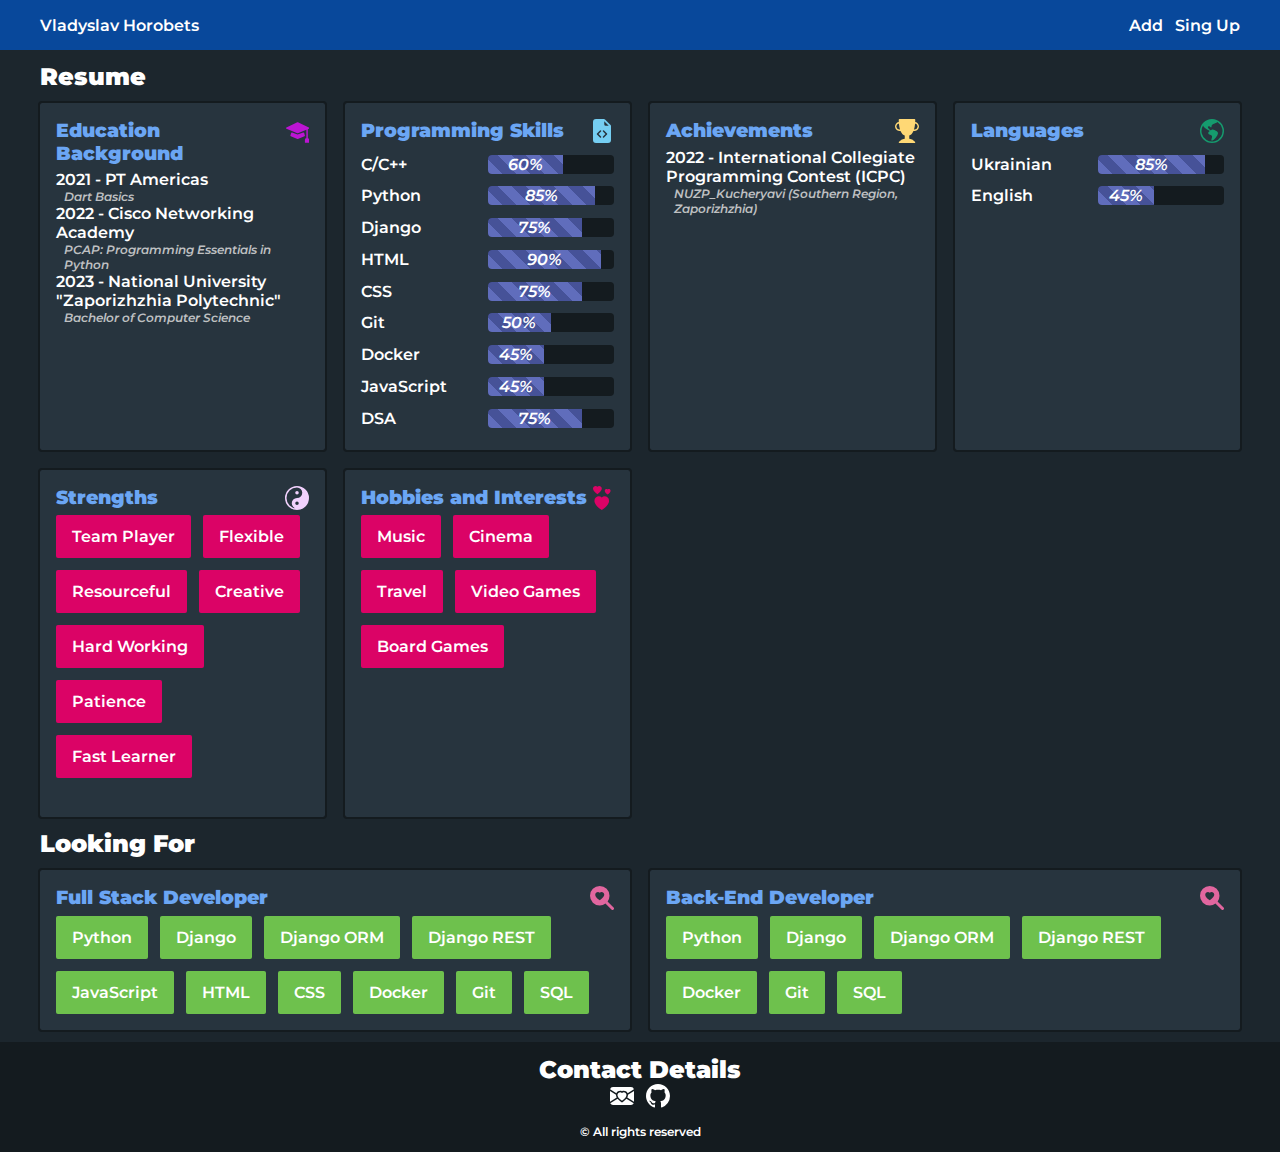
<file: index.html>
<!DOCTYPE html>
<html lang="en-US">
    <head>
        <meta charset="utf-8">
        <meta name="viewport" content="width=device-width, initial-scale=1.0">
        <meta name="author" content="Vladyslav Horobets">
        <meta name="description" content="My personal resume website">
        <meta name="keywords" content="Resume, C, C++, Python, Django, MVC, MVT, HTML, CSS, JavaScript, Flexbox, Grid, Docker, Git, DSA">
        <meta name="theme-color" content="#08489b">
        <title>Resume - Vladyslav Horobets</title>
        <link rel="stylesheet" type="text/css" href="static/css/base.css">
        <link rel="stylesheet" type="text/css" href="static/css/style.css">
    </head>
    <body class="page">
        <div class="page__wrapper">
            <header class="page__header header">
                <div class="header__container">
                    <a class="header__brand" href="index.html">Vladyslav Horobets</a>
                    <nav class="header__navbar navbar">
                        <ul class="navbar__list">
                            <li class="navbar__item">
                                <a class="navbar__link" href="403.html">Add</a>
                            </li>
                            <li class="navbar__item">
                                <a class="navbar__link" href="403.html">Sing Up</a>
                            </li>
                        </ul>
                    </nav>
                    <button type="button" class="header__hamburger hamburger">
                        <span class="hamburger__line"></span>
                        <span class="hamburger__line"></span>
                        <span class="hamburger__line"></span>
                    </button>
                </div>
            </header>
            <main class="page__main main">
                <div class="main__container">
                    <section class="main__resume resume">
                        <h2 class="resume__title">Resume</h2>
                        <div class="resume__container">
                            <article class="resume__card card card--red-hover">
                                <header class="card__header">
                                    <h3 class="card__title">Education Background</h3>
                                    <svg xmlns="http://www.w3.org/2000/svg" width="24" height="24" fill="#bc15d3" class="bi bi-mortarboard-fill" viewBox="0 0 16 16">
                                        <path d="M8.211 2.047a.5.5 0 0 0-.422 0l-7.5 3.5a.5.5 0 0 0 .025.917l7.5 3a.5.5 0 0 0 .372 0L14 7.14V13a1 1 0 0 0-1 1v2h3v-2a1 1 0 0 0-1-1V6.739l.686-.275a.5.5 0 0 0 .025-.917l-7.5-3.5Z"/>
                                        <path d="M4.176 9.032a.5.5 0 0 0-.656.327l-.5 1.7a.5.5 0 0 0 .294.605l4.5 1.8a.5.5 0 0 0 .372 0l4.5-1.8a.5.5 0 0 0 .294-.605l-.5-1.7a.5.5 0 0 0-.656-.327L8 10.466 4.176 9.032Z"/>
                                    </svg>
                                </header>
                                <div class="card__body">
                                    <dl class="card__description-list description-list">
                                        <dt class="description-list__term">2021 - PT Americas</dt>
                                        <dd class="description-list__data">Dart Basics</dd>
                                        <dt class="description-list__term">2022 - Cisco Networking Academy</dt>
                                        <dd class="description-list__data">PCAP: Programming Essentials in Python</dd>
                                        <dt class="description-list__term">2023 - National University "Zaporizhzhia Polytechnic"</dt>
                                        <dd class="description-list__data">Bachelor of Computer Science</dd>
                                    </dl>
                                </div>
                            </article>
                            <article class="resume__card card card--red-hover">
                                <header class="card__header">
                                    <h3 class="card__title">Programming Skills</h3>
                                    <svg xmlns="http://www.w3.org/2000/svg" width="24" height="24" fill="#75cef2" class="bi bi-file-earmark-code-fill" viewBox="0 0 16 16">
                                        <path d="M9.293 0H4a2 2 0 0 0-2 2v12a2 2 0 0 0 2 2h8a2 2 0 0 0 2-2V4.707A1 1 0 0 0 13.707 4L10 .293A1 1 0 0 0 9.293 0zM9.5 3.5v-2l3 3h-2a1 1 0 0 1-1-1zM6.646 7.646a.5.5 0 1 1 .708.708L5.707 10l1.647 1.646a.5.5 0 0 1-.708.708l-2-2a.5.5 0 0 1 0-.708l2-2zm2.708 0 2 2a.5.5 0 0 1 0 .708l-2 2a.5.5 0 0 1-.708-.708L10.293 10 8.646 8.354a.5.5 0 1 1 .708-.708z"/>
                                    </svg>
                                </header>
                                <div class="card__body">
                                    <ul class="card__list">
                                        <li class="card__item">
                                            <p class="card__text">C/C++</p>
                                            <div class="card__progress progress">
                                                <div role="progressbar" class="progress__line" style="width: 60%;">60%</div>
                                            </div>
                                        </li>
                                        <li class="card__item">
                                            <p class="card__text">Python</p>
                                            <div class="card__progress progress">
                                                <div role="progressbar" class="progress__line" style="width: 85%;">85%</div>
                                            </div>
                                        </li>
                                        <li class="card__item">
                                            <p class="card__text">Django</p>
                                            <div class="card__progress progress">
                                                <div role="progressbar" class="progress__line" style="width: 75%;">75%</div>
                                            </div>
                                        </li>
                                        <li class="card__item">
                                            <p class="card__text">HTML</p>
                                            <div class="card__progress progress">
                                                <div role="progressbar" class="progress__line" style="width: 90%;">90%</div>
                                            </div>
                                        </li>
                                        <li class="card__item">
                                            <p class="card__text">CSS</p>
                                            <div class="card__progress progress">
                                                <div role="progressbar" class="progress__line" style="width: 75%;">75%</div>
                                            </div>
                                        </li>
                                        <li class="card__item">
                                            <p class="card__text">Git</p>
                                            <div class="card__progress progress">
                                                <div role="progressbar" class="progress__line" style="width: 50%;">50%</div>
                                            </div>
                                        </li>
                                        <li class="card__item">
                                            <p class="card__text">Docker</p>
                                            <div class="card__progress progress">
                                                <div role="progressbar" class="progress__line" style="width: 45%;">45%</div>
                                            </div>
                                        </li>
                                        <li class="card__item">
                                            <p class="card__text">JavaScript</p>
                                            <div class="card__progress progress">
                                                <div role="progressbar" class="progress__line" style="width: 45%;">45%</div>
                                            </div>
                                        </li>
                                        <li class="card__item">
                                            <p class="card__text">DSA</p>
                                            <div class="card__progress progress">
                                                <div role="progressbar" class="progress__line" style="width: 75%;">75%</div>
                                            </div>
                                        </li>
                                    </ul>
                                </div>
                            </article>
                            <article class="resume__card card card--red-hover">
                                <header class="card__header">
                                    <h3 class="card__title">Achievements</h3>
                                    <svg xmlns="http://www.w3.org/2000/svg" width="24" height="24" fill="#ffd875" class="bi bi-trophy-fill" viewBox="0 0 16 16">
                                        <path d="M2.5.5A.5.5 0 0 1 3 0h10a.5.5 0 0 1 .5.5c0 .538-.012 1.05-.034 1.536a3 3 0 1 1-1.133 5.89c-.79 1.865-1.878 2.777-2.833 3.011v2.173l1.425.356c.194.048.377.135.537.255L13.3 15.1a.5.5 0 0 1-.3.9H3a.5.5 0 0 1-.3-.9l1.838-1.379c.16-.12.343-.207.537-.255L6.5 13.11v-2.173c-.955-.234-2.043-1.146-2.833-3.012a3 3 0 1 1-1.132-5.89A33.076 33.076 0 0 1 2.5.5zm.099 2.54a2 2 0 0 0 .72 3.935c-.333-1.05-.588-2.346-.72-3.935zm10.083 3.935a2 2 0 0 0 .72-3.935c-.133 1.59-.388 2.885-.72 3.935z"/>
                                    </svg>
                                </header>
                                <div class="card__body">
                                    <dl class="card__description-list description-list">
                                        <dt class="description-list__term">2022 - International Collegiate Programming Contest (ICPC)</dt>
                                        <dd class="description-list__data">NUZP_Kucheryavi (Southern Region, Zaporizhzhia)</dd>
                                    </dl>
                                </div>
                            </article>
                            <article class="resume__card card card--red-hover">
                                <header class="card__header">
                                    <h3 class="card__title">Languages</h3>
                                    <svg xmlns="http://www.w3.org/2000/svg" width="24" height="24" fill="#159b6e" class="bi bi-globe-americas" viewBox="0 0 16 16">
                                        <path d="M8 0a8 8 0 1 0 0 16A8 8 0 0 0 8 0ZM2.04 4.326c.325 1.329 2.532 2.54 3.717 3.19.48.263.793.434.743.484-.08.08-.162.158-.242.234-.416.396-.787.749-.758 1.266.035.634.618.824 1.214 1.017.577.188 1.168.38 1.286.983.082.417-.075.988-.22 1.52-.215.782-.406 1.48.22 1.48 1.5-.5 3.798-3.186 4-5 .138-1.243-2-2-3.5-2.5-.478-.16-.755.081-.99.284-.172.15-.322.279-.51.216-.445-.148-2.5-2-1.5-2.5.78-.39.952-.171 1.227.182.078.099.163.208.273.318.609.304.662-.132.723-.633.039-.322.081-.671.277-.867.434-.434 1.265-.791 2.028-1.12.712-.306 1.365-.587 1.579-.88A7 7 0 1 1 2.04 4.327Z"/>
                                    </svg>
                                </header>
                                <div class="card__body">
                                    <ul class="card__list">
                                        <li class="card__item">
                                            <p class="card__text">Ukrainian</p>
                                            <div class="card__progress progress">
                                                <div role="progressbar" class="progress__line" style="width: 85%;">85%</div>
                                            </div>
                                        </li>
                                        <li class="card__item">
                                            <p class="card__text">English</p>
                                            <div class="card__progress progress">
                                                <div role="progressbar" class="progress__line" style="width: 45%;">45%</div>
                                            </div>
                                        </li>
                                    </ul>
                                </div>
                            </article>
                            <article class="resume__card card card--red-hover">
                                <header class="card__header">
                                    <h3 class="card__title">Strengths</h3>
                                    <svg xmlns="http://www.w3.org/2000/svg" width="24" height="24" fill="#f1d1fd" class="bi bi-yin-yang" viewBox="0 0 16 16">
                                        <path d="M9.167 4.5a1.167 1.167 0 1 1-2.334 0 1.167 1.167 0 0 1 2.334 0Z"/>
                                        <path d="M8 0a8 8 0 1 0 0 16A8 8 0 0 0 8 0ZM1 8a7 7 0 0 1 7-7 3.5 3.5 0 1 1 0 7 3.5 3.5 0 1 0 0 7 7 7 0 0 1-7-7Zm7 4.667a1.167 1.167 0 1 1 0-2.334 1.167 1.167 0 0 1 0 2.334Z"/>
                                    </svg>
                                </header>
                                <div class="card__body">
                                    <div class="card__container">
                                        <div class="card__tag card__tag--red">Team Player</div>
                                        <div class="card__tag card__tag--red">Flexible</div>
                                        <div class="card__tag card__tag--red">Resourceful</div>
                                        <div class="card__tag card__tag--red">Creative</div>
                                        <div class="card__tag card__tag--red">Hard Working</div>
                                        <div class="card__tag card__tag--red">Patience</div>
                                        <div class="card__tag card__tag--red">Fast Learner</div>
                                    </div>
                                </div>
                            </article>
                            <article class="resume__card card card--red-hover">
                                <header class="card__header">
                                    <h3 class="card__title">Hobbies and Interests</h3>
                                    <svg xmlns="http://www.w3.org/2000/svg" width="24" height="24" fill="#db0366" class="bi bi-hearts" viewBox="0 0 16 16">
                                        <path fill-rule="evenodd" d="M4.931.481c1.627-1.671 5.692 1.254 0 5.015-5.692-3.76-1.626-6.686 0-5.015Zm6.84 1.794c1.084-1.114 3.795.836 0 3.343-3.795-2.507-1.084-4.457 0-3.343ZM7.84 7.642c2.71-2.786 9.486 2.09 0 8.358-9.487-6.268-2.71-11.144 0-8.358Z"/>
                                    </svg>
                                </header>
                                <div class="card__body">
                                    <div class="card__container">
                                        <div class="card__tag card__tag--red">Music</div>
                                        <div class="card__tag card__tag--red">Cinema</div>
                                        <div class="card__tag card__tag--red">Travel</div>
                                        <div class="card__tag card__tag--red">Video Games</div>
                                        <div class="card__tag card__tag--red">Board Games</div>
                                    </div>
                                </div>
                            </article>
                        </div>
                    </section>
                    <section class="main__advert advert">
                        <h2 class="advert__title">Looking For</h2>
                        <div class="advert__container">
                            <article class="advert__card card card--green-hover">
                                <header class="card__header">
                                    <h3 class="card__title">Full Stack Developer</h3>
                                    <svg xmlns="http://www.w3.org/2000/svg" width="24" height="24" fill="#e1669f" class="bi bi-search-heart-fill" viewBox="0 0 16 16">
                                        <path d="M6.5 13a6.474 6.474 0 0 0 3.845-1.258h-.001c.03.04.062.078.098.115l3.85 3.85a1 1 0 0 0 1.415-1.414l-3.85-3.85a1.008 1.008 0 0 0-.115-.1A6.471 6.471 0 0 0 13 6.5 6.502 6.502 0 0 0 6.5 0a6.5 6.5 0 1 0 0 13Zm0-8.518c1.664-1.673 5.825 1.254 0 5.018-5.825-3.764-1.664-6.69 0-5.018Z"/>
                                    </svg>
                                </header>
                                <div class="card__body">
                                    <div class="card__container">
                                        <div class="card__tag card__tag--green">Python</div>
                                        <div class="card__tag card__tag--green">Django</div>
                                        <div class="card__tag card__tag--green">Django ORM</div>
                                        <div class="card__tag card__tag--green">Django REST</div>
                                        <div class="card__tag card__tag--green">JavaScript</div>
                                        <div class="card__tag card__tag--green">HTML</div>
                                        <div class="card__tag card__tag--green">CSS</div>
                                        <div class="card__tag card__tag--green">Docker</div>
                                        <div class="card__tag card__tag--green">Git</div>
                                        <div class="card__tag card__tag--green">SQL</div>
                                    </div>
                                </div>
                            </article>
                            <article class="advert__card card card--green-hover">
                                <header class="card__header">
                                    <h3 class="card__title">Back-End Developer</h3>
                                    <svg xmlns="http://www.w3.org/2000/svg" width="24" height="24" fill="#e1669f" class="bi bi-search-heart-fill" viewBox="0 0 16 16">
                                        <path d="M6.5 13a6.474 6.474 0 0 0 3.845-1.258h-.001c.03.04.062.078.098.115l3.85 3.85a1 1 0 0 0 1.415-1.414l-3.85-3.85a1.008 1.008 0 0 0-.115-.1A6.471 6.471 0 0 0 13 6.5 6.502 6.502 0 0 0 6.5 0a6.5 6.5 0 1 0 0 13Zm0-8.518c1.664-1.673 5.825 1.254 0 5.018-5.825-3.764-1.664-6.69 0-5.018Z"/>
                                    </svg>
                                </header>
                                <div class="card__body">
                                    <div class="card__container">
                                        <div class="card__tag card__tag--green">Python</div>
                                        <div class="card__tag card__tag--green">Django</div>
                                        <div class="card__tag card__tag--green">Django ORM</div>
                                        <div class="card__tag card__tag--green">Django REST</div>
                                        <div class="card__tag card__tag--green">Docker</div>
                                        <div class="card__tag card__tag--green">Git</div>
                                        <div class="card__tag card__tag--green">SQL</div>
                                    </div>
                                </div>
                            </article>
                        </div>
                    </section>
                </div>
                <button type="button" class="main__scroll scroll scroll--hidden">
                    <svg xmlns="http://www.w3.org/2000/svg" width="32" height="32" fill="#141b1f" class="bi bi-arrow-up" viewBox="0 0 16 16">
                        <path fill-rule="evenodd" d="M8 15a.5.5 0 0 0 .5-.5V2.707l3.146 3.147a.5.5 0 0 0 .708-.708l-4-4a.5.5 0 0 0-.708 0l-4 4a.5.5 0 1 0 .708.708L7.5 2.707V14.5a.5.5 0 0 0 .5.5z"/>
                    </svg>
                </button>
            </main>
            <footer class="page__footer footer">
                <div class="footer__container">
                    <section class="footer__contact contact">
                        <h2 class="contact__title">Contact Details</h2>
                        <ul class="contact__list">
                            <li class="contact__item">
                                <a class="contact__link" href="mailto:vladoshorobets@gmail.com?subject=Job Offer">
                                    <svg xmlns="http://www.w3.org/2000/svg" width="24" height="24" fill="currentColor" class="bi bi-envelope-heart-fill" viewBox="0 0 16 16">
                                        <path d="M.05 3.555A2 2 0 0 1 2 2h12a2 2 0 0 1 1.95 1.555l-4.2 2.568a2.785 2.785 0 0 0-.051-.105c-.666-1.3-2.363-1.917-3.699-1.25-1.336-.667-3.033-.05-3.699 1.25l-.05.105L.05 3.555ZM11.584 8.91a4.694 4.694 0 0 1-.073.139L16 11.8V4.697l-4.003 2.447c.027.562-.107 1.163-.413 1.767Zm-4.135 3.05c-1.048-.693-1.84-1.39-2.398-2.082L.19 12.856A2 2 0 0 0 2 14h12a2 2 0 0 0 1.808-1.144L10.95 9.878c-.559.692-1.35 1.389-2.398 2.081L8 12.324l-.551-.365ZM4.416 8.91c-.306-.603-.44-1.204-.413-1.766L0 4.697v7.104l4.49-2.752a4.742 4.742 0 0 1-.074-.138Z"/>
                                        <path d="M8 5.993c1.664-1.711 5.825 1.283 0 5.132-5.825-3.85-1.664-6.843 0-5.132Z"/>
                                    </svg>
                                </a>
                            </li>
                            <li class="contact__item">
                                <a class="contact__link" href="https://github.com/vladyslavhorobets" target="_blank">
                                    <svg xmlns="http://www.w3.org/2000/svg" width="24" height="24" fill="currentColor" class="bi bi-github" viewBox="0 0 16 16">
                                        <path d="M8 0C3.58 0 0 3.58 0 8c0 3.54 2.29 6.53 5.47 7.59.4.07.55-.17.55-.38 0-.19-.01-.82-.01-1.49-2.01.37-2.53-.49-2.69-.94-.09-.23-.48-.94-.82-1.13-.28-.15-.68-.52-.01-.53.63-.01 1.08.58 1.23.82.72 1.21 1.87.87 2.33.66.07-.52.28-.87.51-1.07-1.78-.2-3.64-.89-3.64-3.95 0-.87.31-1.59.82-2.15-.08-.2-.36-1.02.08-2.12 0 0 .67-.21 2.2.82.64-.18 1.32-.27 2-.27.68 0 1.36.09 2 .27 1.53-1.04 2.2-.82 2.2-.82.44 1.1.16 1.92.08 2.12.51.56.82 1.27.82 2.15 0 3.07-1.87 3.75-3.65 3.95.29.25.54.73.54 1.48 0 1.07-.01 1.93-.01 2.2 0 .21.15.46.55.38A8.012 8.012 0 0 0 16 8c0-4.42-3.58-8-8-8z"/>
                                    </svg>
                                </a>
                            </li>
                        </ul>
                    </section>
                    <p class="footer__copyright">&#169; All rights reserved</p>
                </div>
            </footer>
        </div>
        <script defer src="static/js/scroll.js"></script>
        <script defer src="static/js/hamburger.js"></script>
    </body>
</html>
</file>
<file: static/css/base.css>
*, *::before, *::after {
    box-sizing: border-box;
}

* {
    padding: 0;
    margin: 0;
    border: none;
    outline: none;
}

aside, header, nav, main, section, article, footer, aside {
    display: block;
}

a {
    display: inline-block;
    text-decoration: none;
}

ul li, ol li {
    list-style-type: none;
}

h1, h2, h3, h4, h5, h6 {
    font-weight: 900;
}

button {
    cursor: pointer;
}

table {
    border-collapse: collapse;
    border-spacing: 0;
}

blockquote, q {
    quotes: "" "";
}
</file>
<file: static/css/style.css>
@import url('https://fonts.googleapis.com/css2?family=Montserrat:ital,wght@0,400;0,600;0,800;1,400&display=swap');
.page {
    font-family: 'Montserrat', sans-serif;
    font-weight: 600;
    color: rgb(255, 255, 255);
    background: rgb(28, 38, 45);
}
.page__wrapper {
    min-height: 100vh;
    display: flex;
    flex-flow: column nowrap;
    overflow: hidden;
}
.page__header {
    position: fixed;
    top: 0;
    left: 0;
    height: 3.125rem;
    width: 100%;
    z-index: 100;
}
.header {
    overflow: hidden;
}
.header::before {
    content: "";
    position: absolute;
    top: 0;
    left: 0;
    height: 100%;
    width: 100%;
    background: rgb(8, 72, 155);
    overflow: hidden;
    z-index: 110;
}
.header__container {
    height: 100%;
    display: flex;
    justify-content: space-between;
    align-items: center;
    max-width: calc(1200px + 0.9375rem + 0.9375rem);
    padding: 0 0.9375rem;
    margin: auto;
}
.header__brand {
    position: relative;
    color: rgb(255, 255, 255);
    padding-right: 0.5rem;
    z-index: 110;
}
.header__brand::before {
    content: "";
    position: absolute;
    bottom: 0;
    right: 0;
    height: 100%;
    width: 0.125rem;
    animation: blink 0.6s ease infinite alternate;
}
@keyframes blink {
    0% {
        background: transparent;
    }
    100% {
        background: rgb(219, 3, 102);
    }
}
.header__navbar {
    position: relative;
    z-index: 110;
}
.navbar__list {
    display: flex;
    gap: 0.75rem;
}
.navbar__item {
    position: relative;
    padding: 0.3125rem 0;
}
.navbar__item::before {
    content: "";
    position: absolute;
    bottom: 0;
    left: 0;
    height: 0.125rem;
    width: 0;
    background: rgb(219, 3, 102);
    transition: all 1s ease 0s;
    border-radius: 0.125rem;
}
.navbar__item:hover::before {
    width: 100%;
}
.navbar__link {
    color: rgb(255, 255, 255);
}
.header__hamburger {
    position: relative;
    display: none;
    height: 2rem;
    flex: 0 0 2rem;
    background: transparent;
    z-index: 110;
}
@media only screen and (max-width: 761px) {
    .header__navbar {
        position: fixed;
        top: -100%;
        left: 0%;
        height: 15rem;
        width: 100%;
        transition: all 1s ease 0s;
        z-index: 100;
    }
    .header__navbar.navbar--active {
        top: 0;
    }
    .navbar__list {
        height: 100%;
        justify-content: center;
        align-items: center;
        flex-flow: column nowrap;
      }
      .navbar__link {
        font-size: 2rem;
      }
      .header__hamburger {
        height: 2rem;
        flex: 0 0 2rem;
        background: transparent;
      }

    .navbar {
        padding-top: 3.125rem;
        background:rgb(70, 82, 152);
        transition: all 1s ease 0s;
        overflow: hidden;
        opacity: 96%;
    }
    .hamburger {
        display: flex;
        flex-flow: column nowrap;
        justify-content: center;
        align-items: center;
        padding: 0.25rem;
        gap: 0.25rem;
        transition: all 1s ease 0s;
    }
    .hamburger__line {
        flex: 0 0 0.125rem;
        width: 100%;
        background: rgb(255, 255, 255);
        transition: all 1s ease 0s;
        border-radius: 0.125rem;
    }
    .hamburger.hamburger--active .hamburger__line:nth-child(1) {
        transform: translateY(0.375rem) rotate(-45deg);
        background: rgb(219, 3, 102);
    }
    .hamburger.hamburger--active .hamburger__line:nth-child(2) {
        transform: translate(100%);
        background: transparent;
    }
    .hamburger.hamburger--active .hamburger__line:nth-child(3) {
        transform: translateY(-0.375rem) rotate(45deg);
        background: rgb(219, 3, 102);
    }
}
.page__main {
    flex: 1 1 auto;
}
.main {
    padding-top: 3.125rem;
}
.main__container {
    display: flex;
    flex-flow: column nowrap;
    gap: 0.75rem;
    max-width: calc(1200px + 0.9375rem + 0.9375rem);
    padding: 0 0.9375rem;
    margin: auto;
}
.resume__title {
    padding: 0.75rem 0;
}
.resume__container {
    display: grid;
    grid-template-columns: repeat(auto-fit, minmax(15.625rem, 1fr));
    grid-auto-rows: 1fr;
    gap: 1.25rem;
}
.card {
    display: flex;
    flex-flow: column nowrap;
    padding: 1rem;
    background: rgb(39, 52, 62);
    outline: 0.125rem solid rgb(20, 27, 31);
    transition: all 1s ease 0s;
    border-radius: 0.125rem;
}
.card:hover {
    transform: scale(105%);
}
.card:hover.card--red-hover {
    outline: 0.125rem solid rgb(219, 3, 102);
}
.card:hover.card--green-hover {
    outline: 0.125rem solid rgb(110, 193, 77);
}
.card__header {
    display: flex;
    justify-content: space-between;
    padding-bottom: 0.325rem;
}
.card__title {
    font-weight: 900;
    color: rgb(107, 166, 244);
}
.card__body {
    flex: 1 1 auto;
}
.card__item {
    display: flex;
    padding: 0.4rem 0;
}
.card__text {
    flex: 50%;
}
.card__progress {
    flex: 50%;
}
.progress {
    background: rgb(20, 27, 31);
    overflow: hidden;
    border-radius: 0.25rem;
}
.progress__line {
    height: 100%;
    width: 100%;
    background: repeating-linear-gradient(45deg, rgb(96, 109, 188), rgb(96, 109, 188) 10px, rgb(70, 82, 152) 10px, rgb(70, 82, 152) 20px);
    text-align: center;
    font-style: italic;
}
.card__container {
    display: flex;
    flex-flow: row wrap;
    gap: 0.75rem;
}
.card__tag {
    padding: 0.75rem 1rem;
    border-radius: 0.125rem;
}
.card__tag--red {
    background: rgb(219, 3, 102);
}
.card__tag--green {
    background: rgb(110, 193, 77);
}
.description-list__data {
    padding-left: 0.5rem;
    font-size: 0.75rem;
    font-style: italic;
    color: rgb(191, 192, 194);
}
.advert {
    padding-bottom: 0.75rem;
}
.advert__title {
    padding-bottom: 0.75rem;
}
.advert__container {
    display: grid;
    grid-template-columns: repeat(auto-fit, minmax(15.625rem, 1fr));
    grid-auto-rows: 1fr;
    gap: 1.25rem;
}
.main__error {
    height: calc(100vh - 6.875rem);
}
.error {
    display: flex;
    flex-flow: column nowrap;
    justify-content: center;
    align-items: center;
    gap: 0.75rem;
    padding-top: 3.125rem;
}
.error__button {
    color: rgb(255, 255, 255);
    border: 0.125rem solid rgb(219, 3, 102);
    padding: 0.75rem 1rem;
    transition: all 1s ease 0s;
    border-radius: 0.125rem;
}
.error__button:hover {
    background: rgb(219, 3, 102);
}
.main__scroll {
    position: fixed;
    bottom: 0;
    right: 0;
    height: 3rem;
    width: 3rem;
    transform: translate(-50%, -50%);
}
.scroll {
    background: rgb(110, 193, 77);
    border-radius: 50%;
    transition: all 1s ease 0s;
    visibility: 1;
    opacity: 85%;
    pointer-events: all;
}
.scroll--hidden {
    visibility: 0;
    opacity: 0;
    pointer-events: none;
}
.page__footer {
    display: flex;
    flex: 0 1 6.875rem;
}
.footer {
    background: rgb(20, 27, 31);
}
.footer__container {
    display: flex;
    flex-flow: column nowrap;
    justify-content: center;
    align-items: center;
    gap: 0.75rem;
    max-width: calc(1200px + 0.9375rem + 0.9375rem);
    padding: 0 0.9375rem;
    margin: auto;
}
.contact__list {
    display: flex;
    justify-content: center;
    gap: 0.75rem;
}
.contact__link {
    color: rgb(255, 255, 255);
    transition: all 1s ease 0s;
}
.contact__link:hover {
    transform: scale(110%);
    color: rgb(110, 193, 77);
}
.footer__copyright {
    font-size: 0.75rem;
}
</file>
